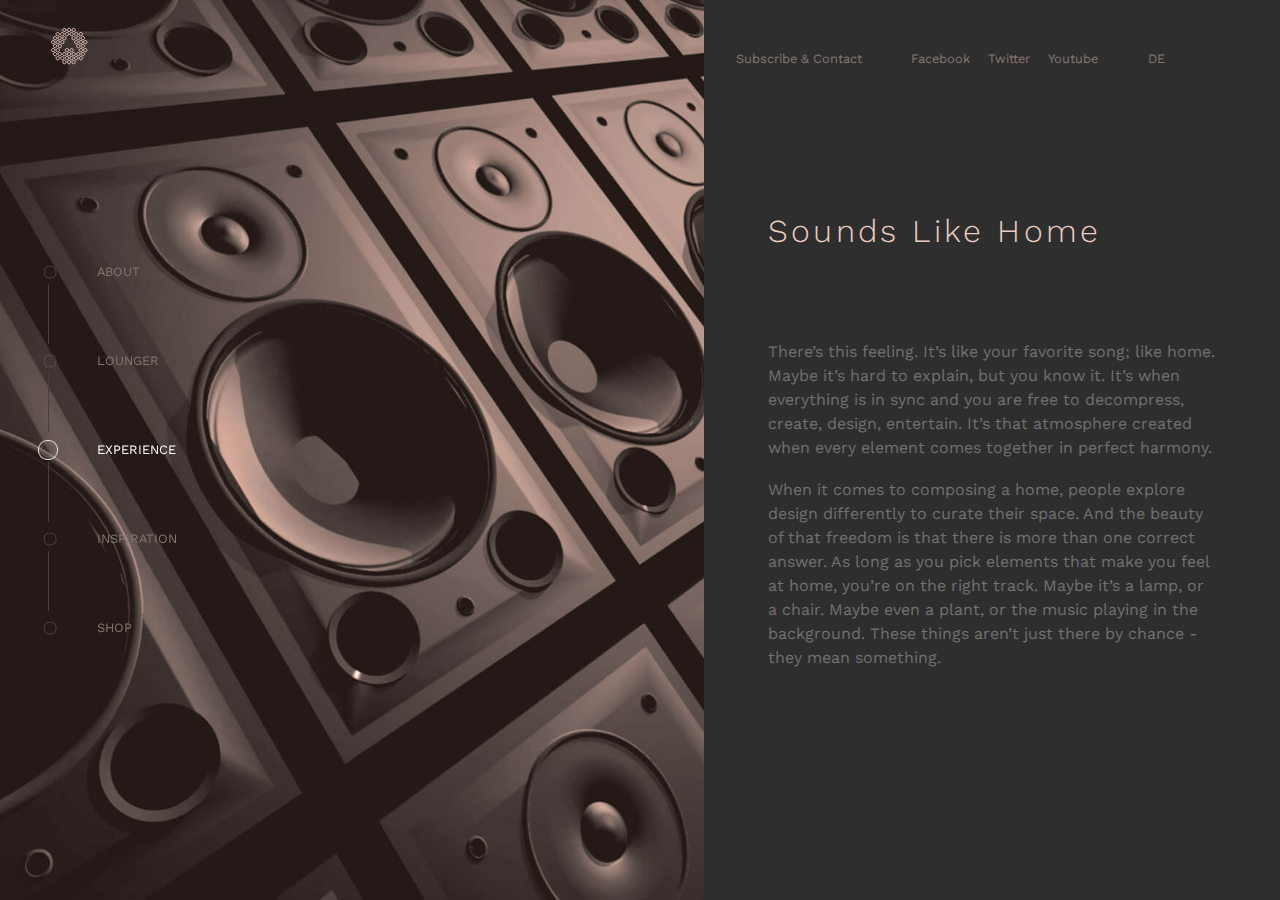
<file: assets/html/experience.html>
<!DOCTYPE html>
<html lang="en">
<head>
    <meta charset="UTF-8">
    <meta http-equiv="X-UA-Compatible" content="IE=edge">
    <meta name="viewport" content="width=device-width, initial-scale=1.0">
    <link rel="stylesheet" href="../css/style.css">
    <link rel="stylesheet" href="../css/experience.css">
    <title>Experience</title>
</head>
<body>
    <header>
        <a href="index.html"><img src="../img/logo.svg" alt="Logo"></a>
        <nav>
            <a href="">Subscribe & Contact</a>
            <a href="" class="socials">Facebook</a>
            <a href="" class="socials">Twitter</a>
            <a href="" class="socials">Youtube</a>
            <a href="">DE</a>
        </nav>
    </header>

    <main class="experiencesAndLoungerMain">
        <img src="../img/section-experience-1.jpg" alt="">
        <article>
            <h2>Sounds Like Home</h2>
            <p>There’s this feeling. It’s like your favorite song; like home. Maybe it’s hard to explain, but you know it. It’s when everything is in sync and you are free to decompress, create, design, entertain. It’s that atmosphere created when every element comes together in perfect harmony.</p>
            <p>When it comes to composing a home, people explore design differently to curate their space. And the beauty of that freedom is that there is more than one correct answer. As long as you pick elements that make you feel at home, you’re on the right track. Maybe it’s a lamp, or a chair. Maybe even a plant, or the music playing in the background. These things aren’t just there by chance - they mean something.</p>
        </article>
    </main>

    <aside>
        <nav>
            <ul>
                <li><a href="../../index.html">About</a></li><div></div>
                <li><a href="../../assets/html/lounger.html">Lounger</a></li><div></div>
                <li><a href="../../assets/html/experience.html">Experience</a></li><div></div>
                <li><a href="../../assets/html/inspiration.html">Inspiration</a></li><div></div>
                <li><a href="../../assets/html/shop.html">Shop</a></li>
            </ul>
        </nav>
    </aside>


</body>
</html>
</file>
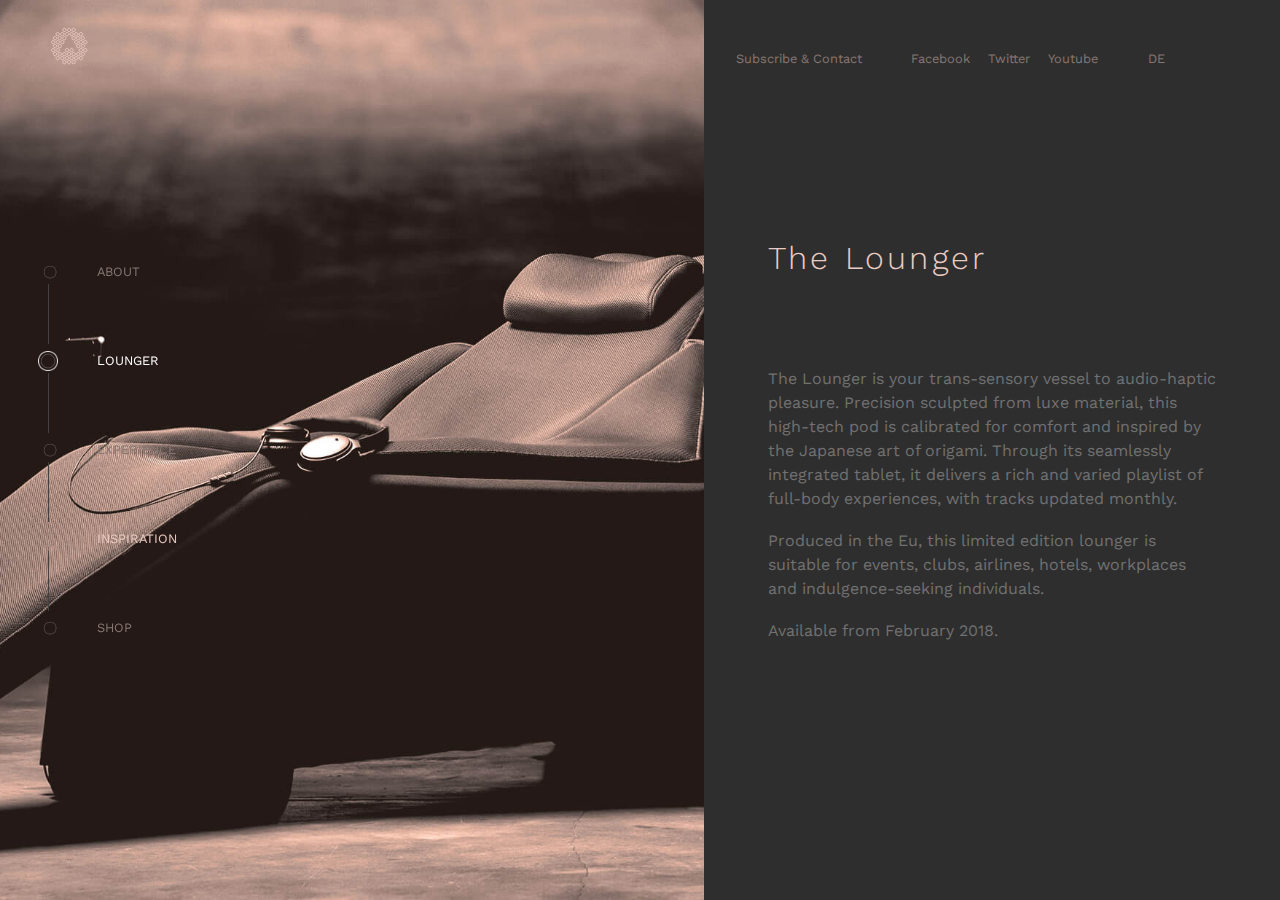
<file: assets/html/lounger.html>
<!DOCTYPE html>
<html lang="en">
<head>
    <meta charset="UTF-8">
    <meta http-equiv="X-UA-Compatible" content="IE=edge">
    <meta name="viewport" content="width=device-width, initial-scale=1.0">
    <link rel="stylesheet" href="../css/style.css">
    <link rel="stylesheet" href="../css/lounger.css">
    <title>Lounger</title>
</head>
<body>
    <header>
        <a href="index.html"><img src="../img/logo.svg" alt="Logo"></a>
        <nav>
            <a href="">Subscribe & Contact</a>
            <a href="" class="socials">Facebook</a>
            <a href="" class="socials">Twitter</a>
            <a href="" class="socials">Youtube</a>
            <a href="">DE</a>
        </nav>
    </header>

    <main class="experiencesAndLoungerMain">
        <img src="../img/section-voyager.jpg" alt="">
        <article>
            <h2>The Lounger</h2>
            <p>The Lounger is your trans-sensory vessel to audio-haptic pleasure. Precision sculpted from luxe material, this high-tech pod is calibrated for comfort and inspired by the Japanese art of origami. Through its seamlessly integrated tablet, it delivers a rich and varied playlist of full-body experiences, with tracks updated monthly.</p>
            <p>Produced in the Eu, this limited edition lounger is suitable for events, clubs, airlines, hotels, workplaces and indulgence-seeking individuals.</p>
            <p>Available from February 2018.</p>
        </article>
    </main>

    <aside>
        <nav>
            <ul>
                <li><a href="../../index.html">About</a></li><div></div>
                <li><a href="../../assets/html/lounger.html">Lounger</a></li><div></div>
                <li><a href="../../assets/html/experience.html">Experience</a></li><div></div>
                <li><a href="../../assets/html/inspiration.html">Inspiration</a></li><div></div>
                <li><a href="../../assets/html/shop.html">Shop</a></li>
            </ul>
        </nav>
    </aside>


</body>
</html>
</file>
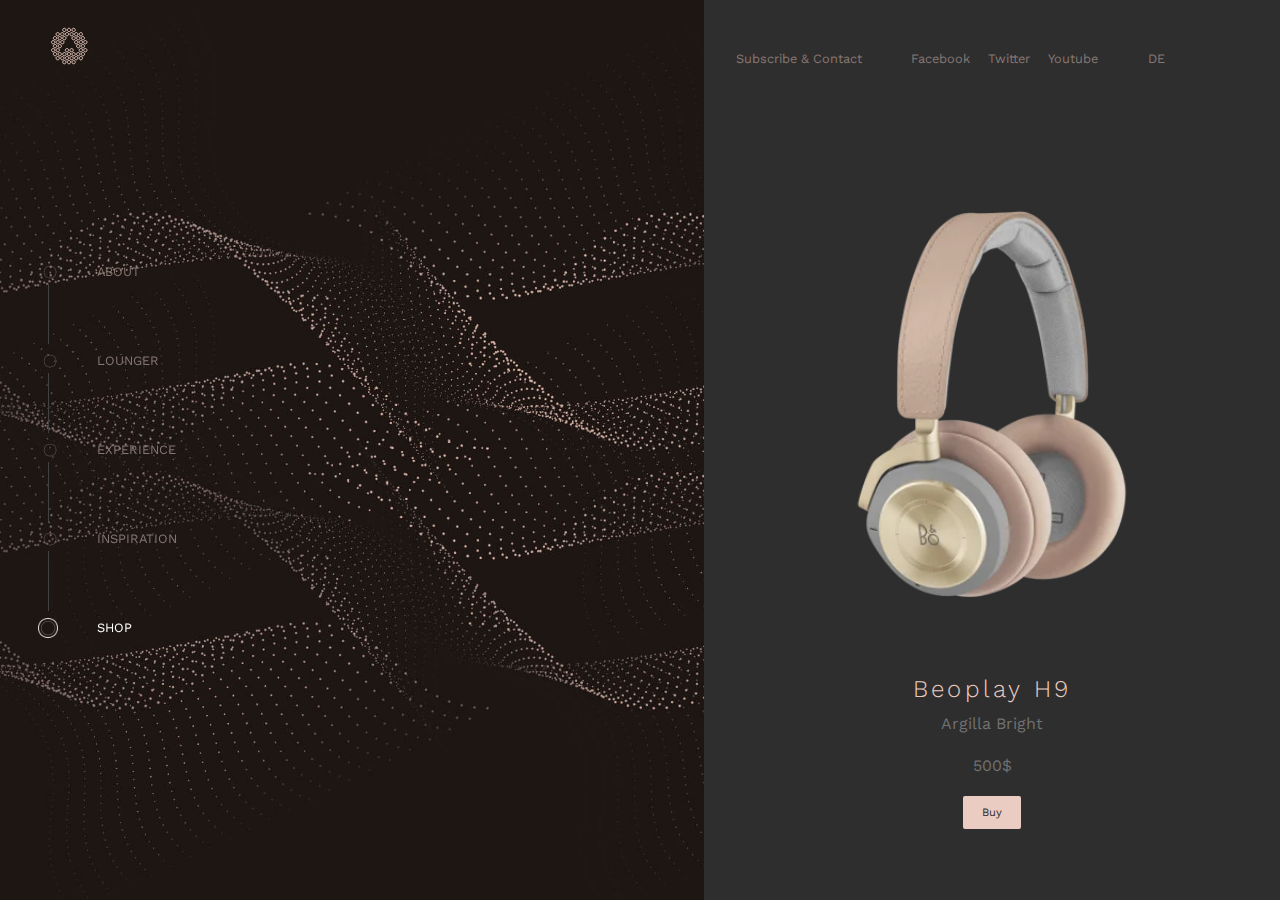
<file: assets/html/shop.html>
<!DOCTYPE html>
<html lang="en">
<head>
    <meta charset="UTF-8">
    <meta http-equiv="X-UA-Compatible" content="IE=edge">
    <meta name="viewport" content="width=device-width, initial-scale=1.0">
    <link rel="stylesheet" href="../css/style.css">
    <link rel="stylesheet" href="../css/shop.css">
    <title>Shop</title>
</head>
<body>
    <header>
        <a href="index.html"><img src="../img/logo.svg" alt="Logo"></a>
        <nav>
            <a href="">Subscribe & Contact</a>
            <a href="" class="socials">Facebook</a>
            <a href="" class="socials">Twitter</a>
            <a href="" class="socials">Youtube</a>
            <a href="">DE</a>
        </nav>
    </header>

    <main>
        <img src="../img/section-composition4.jpg" alt="">
        <article id="beoplayH9">
            <img src="../img/h9-argilla-bright-hero-1000x1000.webp" alt="">
            <h3>Beoplay H9</h3>
            <p>Argilla Bright</p>
            <p>500$</p>
            <a href="">Buy</a>
        </article>
    </main>

    <aside>
        <nav>
            <ul>
                <li><a href="../../index.html">About</a></li><div></div>
                <li><a href="../../assets/html/lounger.html">Lounger</a></li><div></div>
                <li><a href="../../assets/html/experience.html">Experience</a></li><div></div>
                <li><a href="../../assets/html/inspiration.html">Inspiration</a></li><div></div>
                <li><a href="../../assets/html/shop.html">Shop</a></li>
            </ul>
        </nav>
    </aside>


</body>
</html>
</file>
<file: assets/css/style.css>
@font-face {
  font-family: Work Sans;
  src: url(../fonts/WorkSans-VariableFont_wght.ttf);
}
* {
  margin: 0;
  padding: 0;
  box-sizing: border-box;
  font-family: "Work Sans";
}

html {
  background-color: #2e2e2e;
}

h1, h2, h3, h4 {
  color: #ebccc2;
}

h2 {
  font-variation-settings: "wght" 300;
  letter-spacing: 0.2rem;
  font-size: 2rem;
  margin-bottom: 0;
}

h3 {
  font-variation-settings: "wght" 300;
  letter-spacing: 0.2rem;
  font-size: 1.5rem;
  margin-bottom: 1vh;
}

h4 {
  font-variation-settings: "wght" 300;
  letter-spacing: 0.2rem;
  font-size: 1rem;
  margin-bottom: 1vh;
}

p, a {
  color: #717171;
  line-height: 1.5rem;
  margin-bottom: 2vh;
}

header {
  display: grid;
  grid-template-columns: repeat(2, 50%);
  align-items: center;
  width: 90vw;
  margin: 3vh 4vw;
  position: absolute;
  top: 0;
  left: 0;
  z-index: 1;
}
header nav {
  text-align: right;
}
header nav a {
  font-size: 0.8rem;
  text-decoration: none;
  margin: 0 3vw;
  color: #867772;
}
header nav a:hover {
  color: #ebccc2;
  transition: color 1s ease-in-out;
  text-decoration: underline;
}
header nav .socials {
  margin: 0.5vw;
}

aside {
  position: fixed;
  top: 50%;
  left: 0;
  z-index: 2;
  transform: translateY(-50%);
  background-color: transparent;
}
aside nav {
  text-align: right;
}
aside nav a {
  font-size: 0.8rem;
  text-decoration: none;
  margin: 0 3vw;
  color: #867772;
}
aside nav a:hover {
  color: white;
  transition: color 1s ease-in-out;
  text-decoration: none;
}
aside ul {
  text-align: left;
  margin-left: 3vw;
  list-style: none;
}
aside ul li {
  line-height: 20px;
  display: flex;
  align-items: center;
  text-transform: uppercase;
}
aside ul li::before {
  background-image: url("../img/navSmall.png");
  background-size: contain;
  background-repeat: no-repeat;
  display: inline-block;
  width: 18px;
  height: 18px;
  content: "";
  margin-left: 2.5px;
}
aside ul div {
  border-left: 1px solid #424242;
  height: 60px;
  margin: 0 0 5px 10px;
}

.experiencesAndLoungerMain {
  display: flex;
  align-items: center;
}
.experiencesAndLoungerMain img {
  height: 100vh;
  width: 55vw;
  object-fit: cover;
}
.experiencesAndLoungerMain article {
  margin: 0 5vw;
}
.experiencesAndLoungerMain article h2 {
  margin-bottom: 10vh;
}

/*# sourceMappingURL=style.css.map */
</file>
<file: assets/css/experience.css>
@font-face {
  font-family: Work Sans;
  src: url(../fonts/WorkSans-VariableFont_wght.ttf);
}
li:nth-of-type(3) a:nth-of-type(1) {
  color: white;
}

li:nth-of-type(3)::before {
  background-image: url("../img/navBig.png");
  background-size: contain;
  background-repeat: no-repeat;
  display: inline-block;
  width: 20px;
  height: 20px;
  content: "";
  margin: 0;
}

/*# sourceMappingURL=experience.css.map */
</file>
<file: assets/css/lounger.css>
@font-face {
  font-family: Work Sans;
  src: url(../fonts/WorkSans-VariableFont_wght.ttf);
}
li:nth-of-type(2) a:nth-of-type(1) {
  color: white;
}

li:nth-of-type(2)::before {
  background-image: url("../img/navBig.png");
  background-size: contain;
  background-repeat: no-repeat;
  display: inline-block;
  width: 20px;
  height: 20px;
  content: "";
  margin: 0;
}

li:nth-of-type(4) a:nth-of-type(1) {
  color: #ebccc2;
}

/*# sourceMappingURL=lounger.css.map */
</file>
<file: assets/css/shop.css>
@font-face {
  font-family: Work Sans;
  src: url(../fonts/WorkSans-VariableFont_wght.ttf);
}
main {
  display: flex;
  width: 100vw;
}
main img {
  height: 100vh;
  width: 55vw;
  object-fit: cover;
}

#beoplayH9 {
  display: flex;
  flex-direction: column;
  align-items: center;
  width: 100%;
}
#beoplayH9 img {
  height: 60vh;
  width: 40vw;
  object-fit: contain;
  margin-top: 15vh;
}
#beoplayH9 a {
  background-color: #ebccc2;
  border-radius: 2px;
  font-size: 0.7rem;
  padding: 0.5vh 1.5vw;
  color: #2e2e2e;
  text-decoration: none;
}

li:nth-of-type(5) a:nth-of-type(1) {
  color: white;
}

li:nth-of-type(5)::before {
  background-image: url("../img/navBig.png");
  background-size: contain;
  background-repeat: no-repeat;
  display: inline-block;
  width: 20px;
  height: 20px;
  content: "";
  margin: 0;
}

/*# sourceMappingURL=shop.css.map */
</file>
